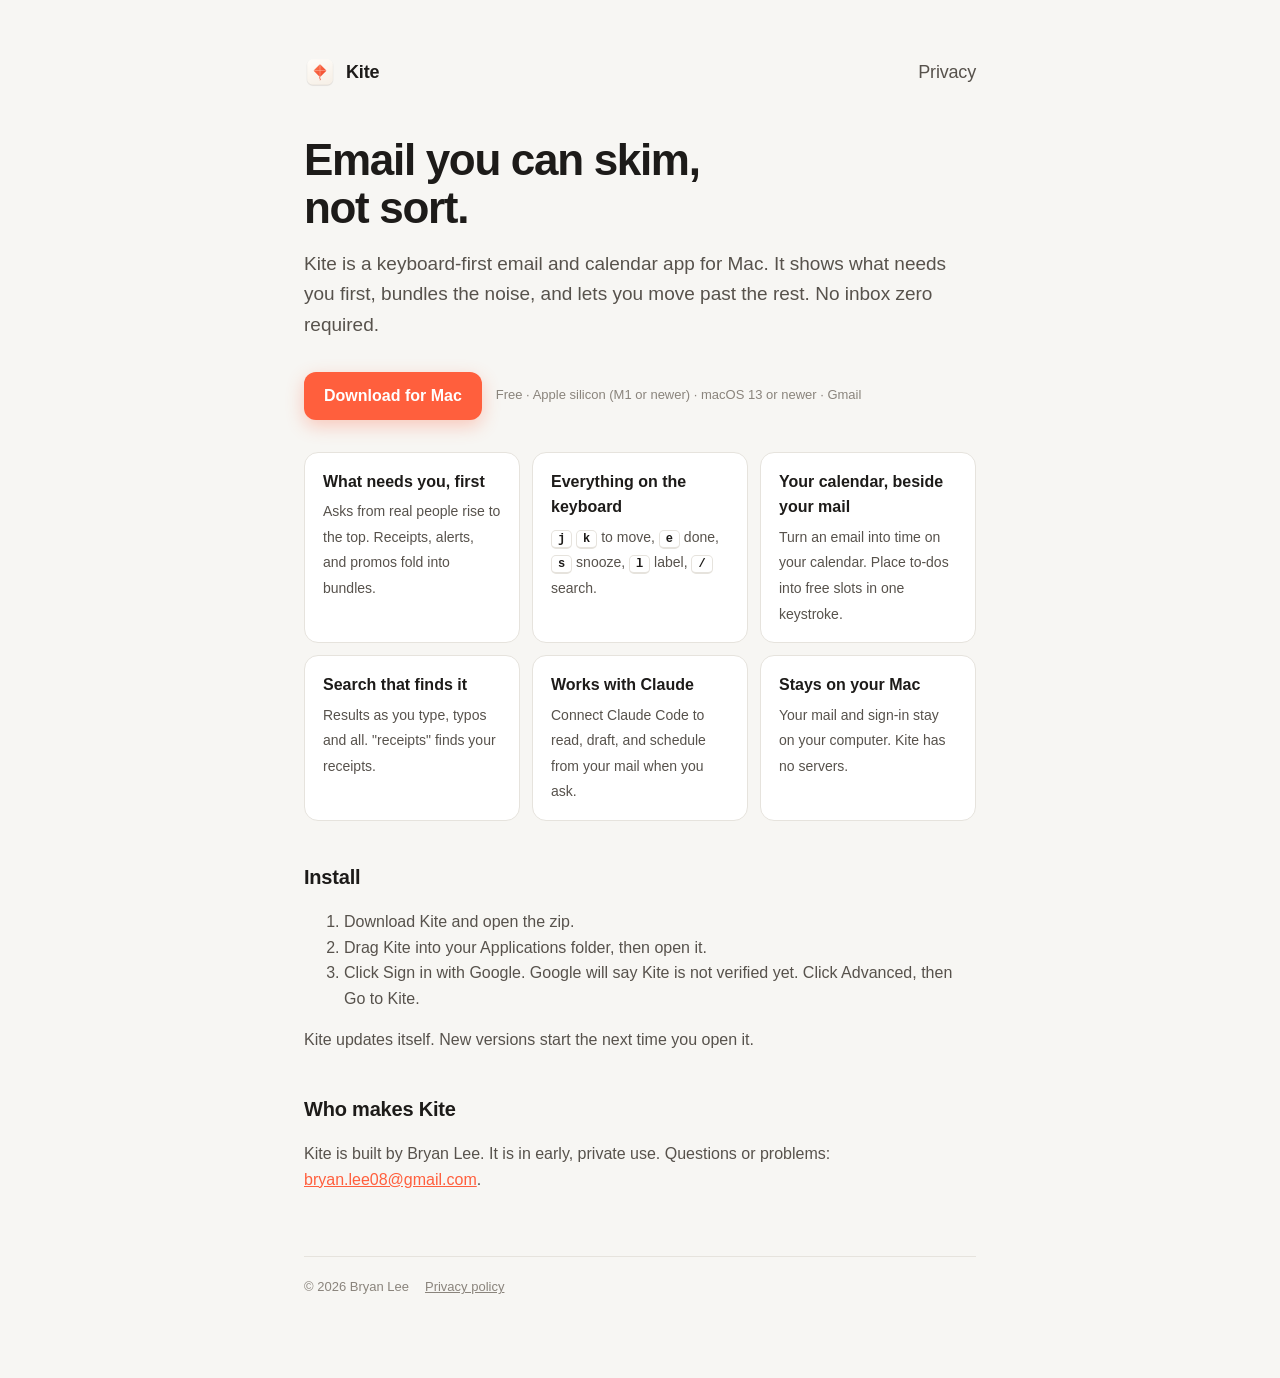
<file: index.html>
<!doctype html>
<html lang="en">
<head>
  <meta charset="utf-8">
  <meta name="viewport" content="width=device-width, initial-scale=1">
  <title>Kite: fast, keyboard-first email and calendar</title>
  <meta name="description" content="Kite is a keyboard-first email and calendar app for Mac. Skim your mail, act on what matters, and keep your data on your own computer.">
  <link rel="icon" href="icon.png">
  <link rel="stylesheet" href="style.css">
</head>
<body>
<main>
  <header>
    <a href="./"><img src="icon.png" width="32" height="32" alt=""> Kite</a>
    <nav><a href="privacy">Privacy</a></nav>
  </header>

  <h1>Email you can skim,<br>not sort.</h1>
  <p class="lede">Kite is a keyboard-first email and calendar app for Mac. It shows what needs you first, bundles the noise, and lets you move past the rest. No inbox zero required.</p>
  <p class="download"><a class="button" href="https://github.com/KickingTheTV/kite/releases/latest/download/Kite-mac-arm64.zip">Download for Mac</a> <span>Free · Apple silicon (M1 or newer) · macOS 13 or newer · Gmail</span></p>

  <div class="grid">
    <div class="card"><b>What needs you, first</b><span>Asks from real people rise to the top. Receipts, alerts, and promos fold into bundles.</span></div>
    <div class="card"><b>Everything on the keyboard</b><span><kbd>j</kbd> <kbd>k</kbd> to move, <kbd>e</kbd> done, <kbd>s</kbd> snooze, <kbd>l</kbd> label, <kbd>/</kbd> search.</span></div>
    <div class="card"><b>Your calendar, beside your mail</b><span>Turn an email into time on your calendar. Place to-dos into free slots in one keystroke.</span></div>
    <div class="card"><b>Search that finds it</b><span>Results as you type, typos and all. "receipts" finds your receipts.</span></div>
    <div class="card"><b>Works with Claude</b><span>Connect Claude Code to read, draft, and schedule from your mail when you ask.</span></div>
    <div class="card"><b>Stays on your Mac</b><span>Your mail and sign-in stay on your computer. Kite has no servers.</span></div>
  </div>

  <h2>Install</h2>
  <ol>
    <li>Download Kite and open the zip.</li>
    <li>Drag Kite into your Applications folder, then open it.</li>
    <li>Click Sign in with Google. Google will say Kite is not verified yet. Click Advanced, then Go to Kite.</li>
  </ol>
  <p>Kite updates itself. New versions start the next time you open it.</p>

  <h2>Who makes Kite</h2>
  <p>Kite is built by Bryan Lee. It is in early, private use. Questions or problems: <a href="mailto:bryan.lee08@gmail.com">bryan.lee08@gmail.com</a>.</p>

  <footer>
    <span>© 2026 Bryan Lee</span>
    <a href="privacy">Privacy policy</a>
  </footer>
</main>
</body>
</html>
</file>
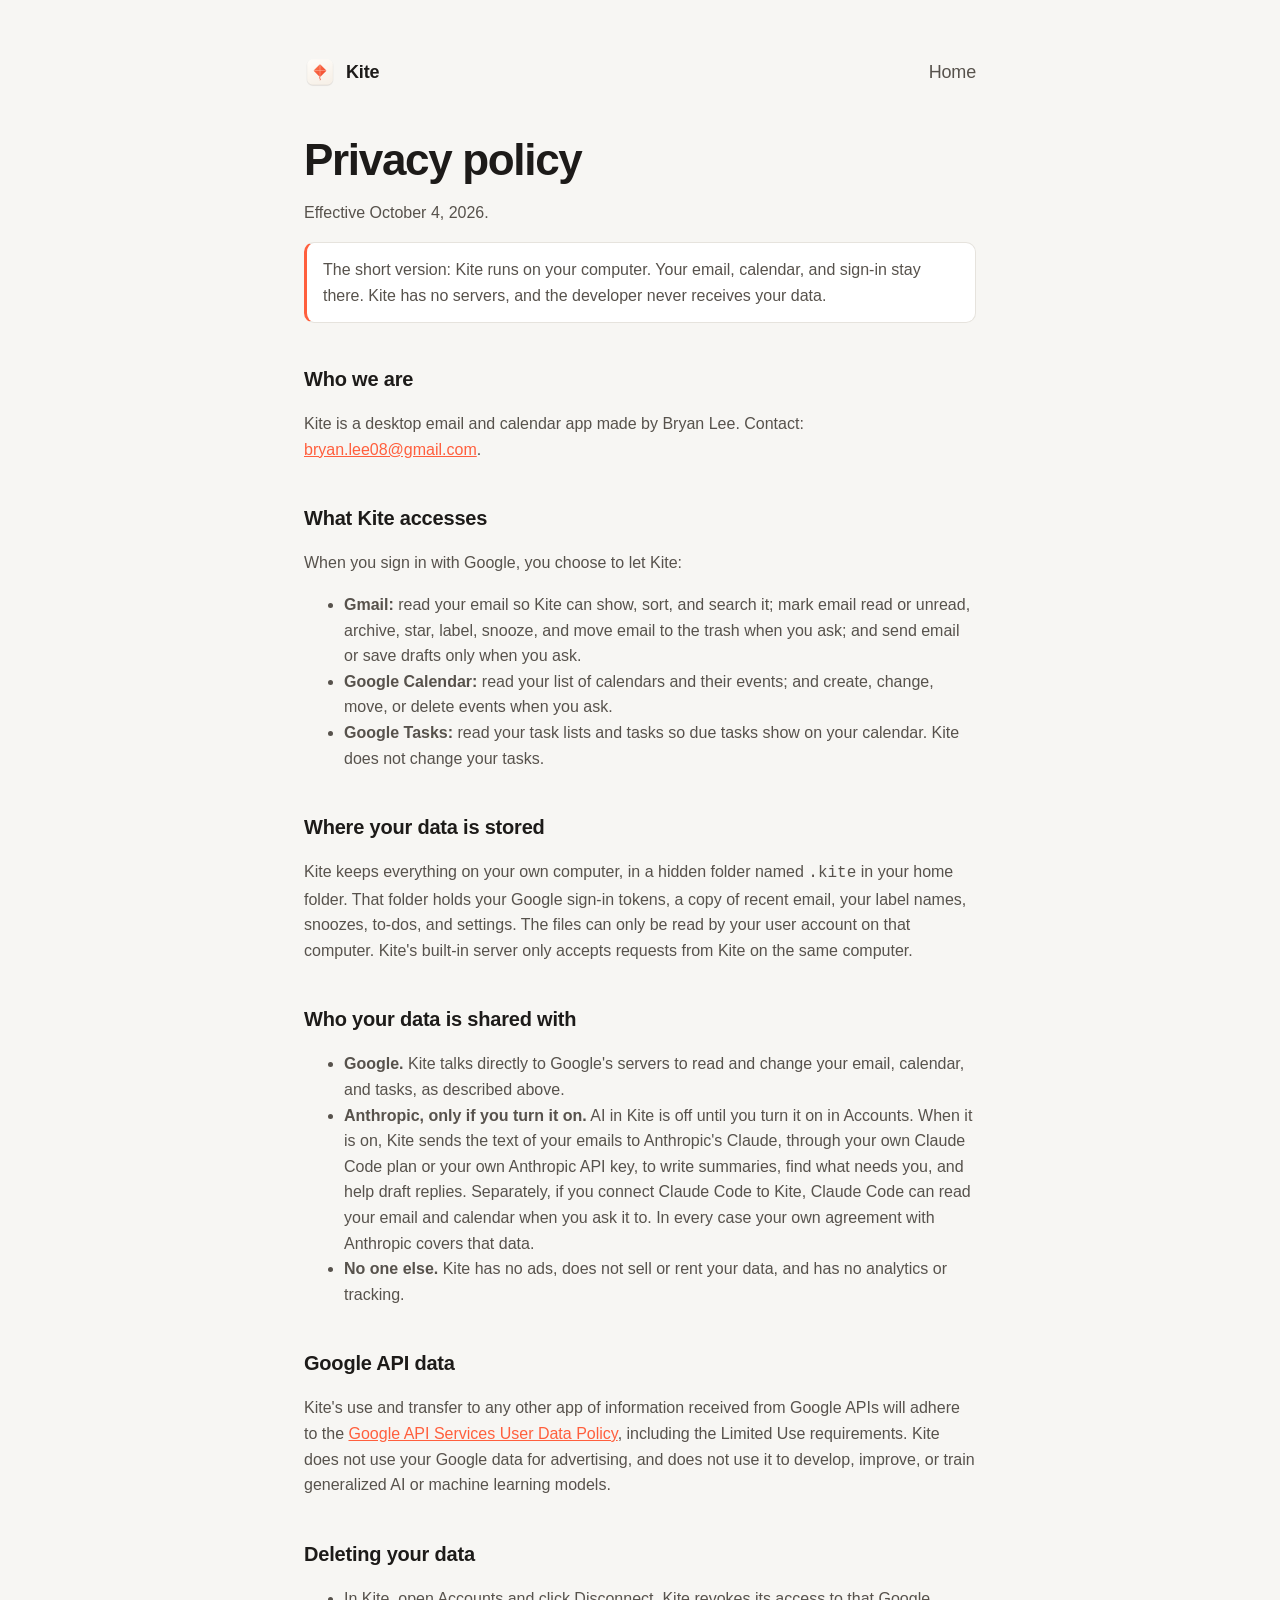
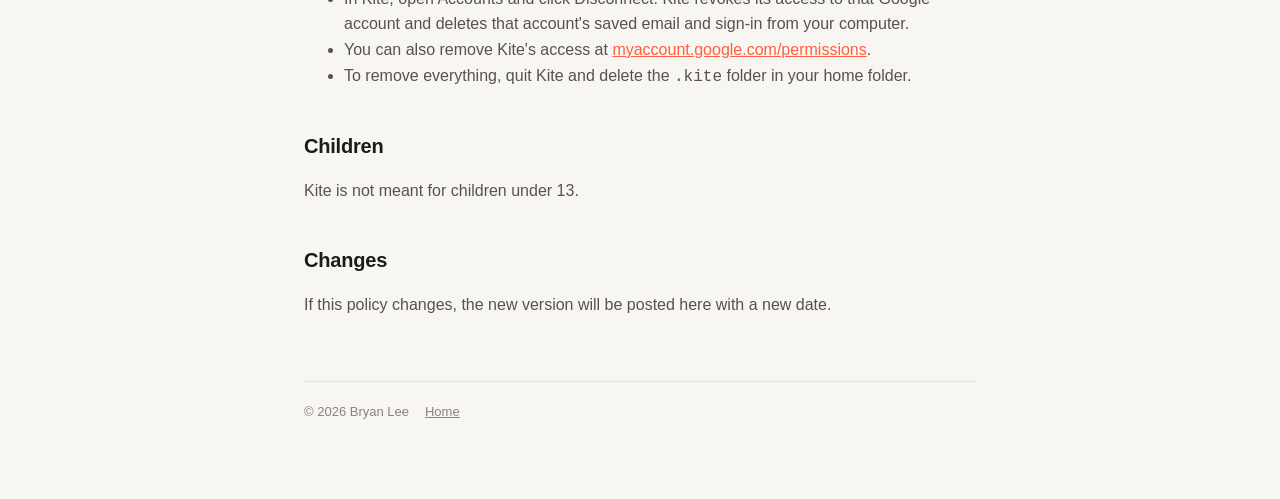
<file: privacy.html>
<!doctype html>
<html lang="en">
<head>
  <meta charset="utf-8">
  <meta name="viewport" content="width=device-width, initial-scale=1">
  <title>Privacy policy · Kite</title>
  <link rel="icon" href="icon.png">
  <link rel="stylesheet" href="style.css">
</head>
<body>
<main>
  <header>
    <a href="./"><img src="icon.png" width="32" height="32" alt=""> Kite</a>
    <nav><a href="./">Home</a></nav>
  </header>

  <h1>Privacy policy</h1>
  <p>Effective October 4, 2026.</p>

  <p class="note">The short version: Kite runs on your computer. Your email, calendar, and sign-in stay there. Kite has no servers, and the developer never receives your data.</p>

  <h2>Who we are</h2>
  <p>Kite is a desktop email and calendar app made by Bryan Lee. Contact: <a href="mailto:bryan.lee08@gmail.com">bryan.lee08@gmail.com</a>.</p>

  <h2>What Kite accesses</h2>
  <p>When you sign in with Google, you choose to let Kite:</p>
  <ul>
    <li><b>Gmail:</b> read your email so Kite can show, sort, and search it; mark email read or unread, archive, star, label, snooze, and move email to the trash when you ask; and send email or save drafts only when you ask.</li>
    <li><b>Google Calendar:</b> read your list of calendars and their events; and create, change, move, or delete events when you ask.</li>
    <li><b>Google Tasks:</b> read your task lists and tasks so due tasks show on your calendar. Kite does not change your tasks.</li>
  </ul>

  <h2>Where your data is stored</h2>
  <p>Kite keeps everything on your own computer, in a hidden folder named <code>.kite</code> in your home folder. That folder holds your Google sign-in tokens, a copy of recent email, your label names, snoozes, to-dos, and settings. The files can only be read by your user account on that computer. Kite's built-in server only accepts requests from Kite on the same computer.</p>

  <h2>Who your data is shared with</h2>
  <ul>
    <li><b>Google.</b> Kite talks directly to Google's servers to read and change your email, calendar, and tasks, as described above.</li>
    <li><b>Anthropic, only if you turn it on.</b> AI in Kite is off until you turn it on in Accounts. When it is on, Kite sends the text of your emails to Anthropic's Claude, through your own Claude Code plan or your own Anthropic API key, to write summaries, find what needs you, and help draft replies. Separately, if you connect Claude Code to Kite, Claude Code can read your email and calendar when you ask it to. In every case your own agreement with Anthropic covers that data.</li>
    <li><b>No one else.</b> Kite has no ads, does not sell or rent your data, and has no analytics or tracking.</li>
  </ul>

  <h2>Google API data</h2>
  <p>Kite's use and transfer to any other app of information received from Google APIs will adhere to the <a href="https://developers.google.com/terms/api-services-user-data-policy">Google API Services User Data Policy</a>, including the Limited Use requirements. Kite does not use your Google data for advertising, and does not use it to develop, improve, or train generalized AI or machine learning models.</p>

  <h2>Deleting your data</h2>
  <ul>
    <li>In Kite, open Accounts and click Disconnect. Kite revokes its access to that Google account and deletes that account's saved email and sign-in from your computer.</li>
    <li>You can also remove Kite's access at <a href="https://myaccount.google.com/permissions">myaccount.google.com/permissions</a>.</li>
    <li>To remove everything, quit Kite and delete the <code>.kite</code> folder in your home folder.</li>
  </ul>

  <h2>Children</h2>
  <p>Kite is not meant for children under 13.</p>

  <h2>Changes</h2>
  <p>If this policy changes, the new version will be posted here with a new date.</p>

  <footer>
    <span>© 2026 Bryan Lee</span>
    <a href="./">Home</a>
  </footer>
</main>
</body>
</html>
</file>
<file: style.css>
:root { --ink: #1d1b19; --ink-2: #57524c; --ink-3: #8a847c; --line: #e6e3dd; --bg: #f7f6f3; --panel: #fff; --accent: #ff5f3d; }
@media (prefers-color-scheme: dark) {
  :root { --ink: #ecebe8; --ink-2: #b4b0aa; --ink-3: #85817b; --line: #2a2b30; --bg: #151619; --panel: #1c1d21; }
}
* { box-sizing: border-box; }
body { margin: 0; background: var(--bg); color: var(--ink); font: 16px/1.6 -apple-system, BlinkMacSystemFont, "Inter", "Segoe UI", sans-serif; -webkit-font-smoothing: antialiased; }
main { max-width: 720px; margin: 0 auto; padding: 56px 24px 80px; }
header { display: flex; align-items: center; gap: 10px; margin-bottom: 48px; }
header a { color: inherit; text-decoration: none; font-weight: 680; font-size: 18px; letter-spacing: -.01em; display: flex; align-items: center; gap: 10px; }
nav { margin-left: auto; display: flex; gap: 18px; font-size: 14px; }
nav a { color: var(--ink-2); font-weight: 500; }
h1 { font-size: 44px; line-height: 1.1; letter-spacing: -.03em; margin: 0 0 16px; }
h2 { font-size: 20px; letter-spacing: -.01em; margin: 40px 0 8px; }
p, li { color: var(--ink-2); }
.lede { font-size: 19px; color: var(--ink-2); margin: 0 0 32px; }
.grid { display: grid; grid-template-columns: repeat(auto-fit, minmax(200px, 1fr)); gap: 12px; margin: 32px 0; }
.card { background: var(--panel); border: 1px solid var(--line); border-radius: 14px; padding: 16px 18px; }
.card b { display: block; margin-bottom: 4px; color: var(--ink); }
.card span { font-size: 14px; color: var(--ink-2); }
kbd { font: 600 12px ui-monospace, SFMono-Regular, Menlo, monospace; padding: 1px 6px; border: 1px solid var(--line); border-bottom-width: 2px; border-radius: 5px; background: var(--panel); color: var(--ink); }
a { color: var(--accent); }
footer { margin-top: 64px; padding-top: 20px; border-top: 1px solid var(--line); font-size: 13px; color: var(--ink-3); display: flex; gap: 16px; flex-wrap: wrap; }
footer a { color: var(--ink-3); }
.note { background: var(--panel); border: 1px solid var(--line); border-left: 3px solid var(--accent); border-radius: 10px; padding: 14px 16px; }
.download { display: flex; align-items: center; gap: 14px; flex-wrap: wrap; margin: 0 0 8px; }
.download span { font-size: 13px; color: var(--ink-3); }
.button { display: inline-block; padding: 11px 20px; border-radius: 12px; background: var(--accent); color: #fff; font-weight: 620; text-decoration: none; box-shadow: 0 6px 18px color-mix(in oklab, var(--accent) 30%, transparent); }
.button:hover { filter: brightness(1.05); }
</file>
